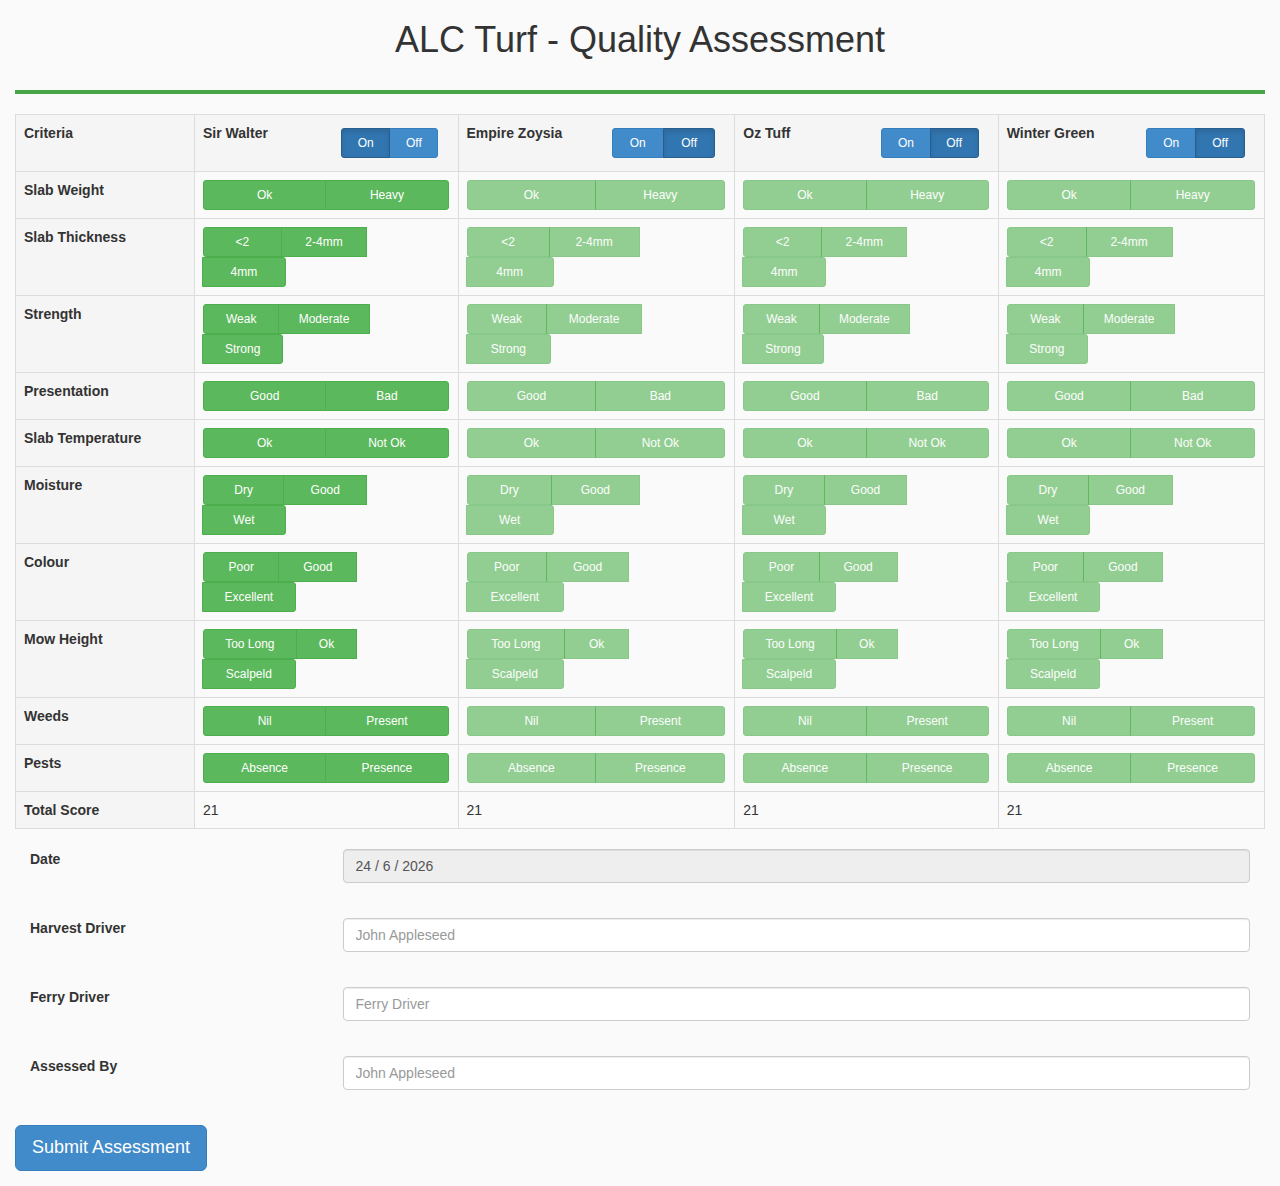
<file: www/index.html>
<!DOCTYPE html>
<html lang="en">
<head>
<meta charset="utf-8">
<title>ALC Turf - Quality Assessment</title>
<meta name="description" content="ALC Turf - Quality Assessment" />
<meta name="author" content="Jayden Major" />
<meta name="viewport" content="width=device-width, initial-scale=1.0">
<link rel="Shortcut icon" href="favicon.ico" />
<link rel="apple-touch-icon" href="apple-touch-icon.png" />
<script type="text/javascript" src="js/cordova.js"></script>
<script src="js/jquery.min.js"></script>
<link rel="stylesheet" href="bootstrap/css/bootstrap.min.css" /> 
<script src="bootstrap/js/bootstrap.min.js"></script>
<link rel="stylesheet" href="css/style.css" />
<script src="js/main.js"></script>
<script>
document.addEventListener("deviceready", onDeviceReady, false);
var phonegapActive = false;
var phonegapOnline = true;
var peopleError = false;
function onDeviceReady(){
	navigator.splashscreen.show();
	window.settimeout(function(){navigator.splashscreen.hide();},3500);
	phonegapActive = true;
	document.addEventListener("offline", onOffline, false);
	document.addEventListener("online", onOnline, false);
	window.settimeout(function(){checkConnection();},300);
}
function onOffline(){
	phonegapOnline = false;
}
function onOnline(){
	phonegapOnline = true;
}
function checkConnection(){
	return true;
if(phonegapOnline == false){
	alert('You are offline. You need a 3g or wifi for this app to work');
if(ignoreNetworkCheck){return true;}
    networkState = navigator.connection.type;
	if(networkState == 'none'){
		$('#nonetwork').modal('show');
		return false;
	}
	else if(networkState == 'unkowen'){
		$('#unkowennetwork').modal('show');
		return false;
	}
	return true;
}
</script>
</head><body onload="defultSelected()">
<div class="container">
<h1 class="text-center">ALC Turf -  Quality Assessment</h1>
<div class="col-sm-12 line">&nbsp;</div>
<br/>
<form id="form" action="http://qualityassessment.alcturf.com.au/submit.php" method="post" role="form">
<table class="table table-bordered">
	<tr class="active">
		<th>Criteria</th>
		<th>Sir Walter
		<div class="btn-group btn-sm pull-right" data-toggle="buttons" style="width: 48% !important;">
			<label class="btn btn-primary btn-sm" style="width: 50% !important;">
				<input type="radio" name="sirWalter" id="sirWalter1" value="on" onchange="sirWalterToggle()"> On
			</label>
			<label class="btn btn-primary btn-sm" style="width: 50% !important;">
				<input type="radio" name="sirWalter" id="sirWalter2" value="off" onchange="sirWalterToggle()"> Off
			</label>
		</div>
		</th>
		<th>Empire Zoysia
		<div class="btn-group btn-sm pull-right" data-toggle="buttons" style="width: 48% !important;">
			<label class="btn btn-primary btn-sm" style="width: 50% !important;">
				<input type="radio" name="empireZoysia" id="empireZoysia1" value="on" onchange="empireZoysiaToggle()"> On
			</label>
			<label class="btn btn-primary btn-sm" style="width: 50% !important;">
				<input type="radio" name="empireZoysia" id="empireZoysia2" value="off" onchange="empireZoysiaToggle()"> Off
			</label>
		</div>
		</th>
		<th>Oz Tuff
		<div class="btn-group btn-sm pull-right" data-toggle="buttons" style="width: 48% !important;">
			<label class="btn btn-primary btn-sm" style="width: 50% !important;">
				<input type="radio" name="ozTuff" id="ozTuff1" value="on" onchange="ozTuffToggle()"> On
			</label>
			<label class="btn btn-primary btn-sm" style="width: 50% !important;">
				<input type="radio" name="ozTuff" id="ozTuff2" value="off" onchange="ozTuffToggle()"> Off
			</label>
		</div>
		</th>
		<th>Winter Green
		<div class="btn-group btn-sm pull-right" data-toggle="buttons" style="width: 48% !important;">
			<label class="btn btn-primary btn-sm" style="width: 50% !important;">
				<input type="radio" name="winterGreen" id="winterGreen1" value="on" onchange="winterGreenToggle()"> On
			</label>
			<label class="btn btn-primary btn-sm" style="width: 50% !important;">
				<input type="radio" name="winterGreen" id="winterGreen2" value="off" onchange="winterGreenToggle()"> Off
			</label>
		</div>
		</th>
	</tr>
	<tr>
		<th class="active">Slab Weight</th>
		<td>
			 <div id="slabWeightV1" class="btn-group" data-toggle="buttons">
				<label class="btn btn-success btn-sm custom-btn 2buttonoption" style="width:50%" id="slabWeightV1-1Label" for="slabWeightV1-1"><input onchange="generateScore()" type="radio" id="slabWeightV1-1" name="slabWeightV1" value="1"> Ok</label>
				<label class="btn btn-success btn-sm custom-btn 2buttonoption" style="width:50%" id="slabWeightV1-2Label" for="slabWeightV1-2"><input onchange="generateScore()" type="radio" id="slabWeightV1-2" name="slabWeightV1" value="2" checked="checked"> Heavy</label>
			</div>
		</td>
		<td>
			<div id="slabWeightV2" class="btn-group" data-toggle="buttons">
				<label class="btn btn-success btn-sm custom-btn 2buttonoption" style="width:50%" id="slabWeightV2-1Label" for="slabWeightV2-1"><input onchange="generateScore()" type="radio" id="slabWeightV2-1" name="slabWeightV2" value="1"> Ok</label>
				<label class="btn btn-success btn-sm custom-btn 2buttonoption" style="width:50%" id="slabWeightV2-2Label" for="slabWeightV2-2"><input onchange="generateScore()" type="radio" id="slabWeightV2-2" name="slabWeightV2" value="2" checked="checked"> Heavy</label>
			</div>
		</td>
		<td>
			<div id="slabWeightV3" class="btn-group" data-toggle="buttons">
				<label class="btn btn-success btn-sm custom-btn 2buttonoption" style="width:50%" id="slabWeightV3-1Label" for="slabWeightV3-1"><input onchange="generateScore()" type="radio" id="slabWeightV3-1" name="slabWeightV3" value="1"> Ok</label>
				<label class="btn btn-success btn-sm custom-btn 2buttonoption" style="width:50%" id="slabWeightV3-2Label" for="slabWeightV3-2"><input onchange="generateScore()" type="radio" id="slabWeightV3-2" name="slabWeightV3" value="2" checked="checked"> Heavy</label>
			</div>
		</td>
		<td>
			<div id="slabWeightV4" class="btn-group" data-toggle="buttons">
				<label class="btn btn-success btn-sm custom-btn 2buttonoption" style="width:50%" id="slabWeightV4-1Label" for="slabWeightV4-1"><input onchange="generateScore()" type="radio" id="slabWeightV4-1" name="slabWeightV4" value="1"> Ok</label>
				<label class="btn btn-success btn-sm custom-btn 2buttonoption" style="width:50%" id="slabWeightV4-2Label" for="slabWeightV4-2"><input onchange="generateScore()" type="radio" id="slabWeightV4-2" name="slabWeightV4" value="2" checked="checked"> Heavy</label>
			</div>
		</td>
	</tr>
	<tr>
		<th class="active">Slab Thickness</th>
		<td>
			<div id="slabThicknessV1" class="btn-group" data-toggle="buttons">
				<label class="btn btn-success btn-sm custom-btn 3buttonoption" style="width:32%" id="slabThicknessV1-1Label" for="slabThicknessV1-1"><input onchange="generateScore()" type="radio" id="slabThicknessV1-1" name="slabThicknessV1" value="1" checked="checked"> &lt;2</label>
				<label class="btn btn-success btn-sm custom-btn 3buttonoption" style="width:35%" id="slabThicknessV1-2Label" for="slabThicknessV1-2"><input onchange="generateScore()" type="radio" id="slabThicknessV1-2" name="slabThicknessV1" value="2"> 2-4mm</label>
				<label class="btn btn-success btn-sm custom-btn 3buttonoption" style="width:34%" id="slabThicknessV1-3Label" for="slabThicknessV1-3"><input onchange="generateScore()" type="radio" id="slabThicknessV1-3" name="slabThicknessV1" value="3"> 4mm</label>
			</div>
		</td>
		<td>
			<div id="slabThicknessV2" class="btn-group" data-toggle="buttons">
				<label class="btn btn-success btn-sm custom-btn 3buttonoption" style="width:32%" id="slabThicknessV2-1Label" for="slabThicknessV2-1"><input onchange="generateScore()" type="radio" id="slabThicknessV2-1" name="slabThicknessV2" value="1" checked="checked"> &lt;2</label>
				<label class="btn btn-success btn-sm custom-btn 3buttonoption" style="width:35%" id="slabThicknessV2-2Label" for="slabThicknessV2-2"><input onchange="generateScore()" type="radio" id="slabThicknessV2-2" name="slabThicknessV2" value="2"> 2-4mm</label>
				<label class="btn btn-success btn-sm custom-btn 3buttonoption" style="width:34%" id="slabThicknessV2-3Label" for="slabThicknessV2-3"><input onchange="generateScore()" type="radio" id="slabThicknessV2-3" name="slabThicknessV2" value="3"> 4mm</label>
			</div>
		</td>
		<td>
			<div id="slabThicknessV3" class="btn-group" data-toggle="buttons">
				<label class="btn btn-success btn-sm custom-btn 3buttonoption" style="width:32%" id="slabThicknessV3-1Label" for="slabThicknessV3-1"><input onchange="generateScore()" type="radio" id="slabThicknessV3-1" name="slabThicknessV3" value="1" checked="checked"> &lt;2</label>
				<label class="btn btn-success btn-sm custom-btn 3buttonoption" style="width:35%" id="slabThicknessV3-2Label" for="slabThicknessV3-2"><input onchange="generateScore()" type="radio" id="slabThicknessV3-2" name="slabThicknessV3" value="2"> 2-4mm</label>
				<label class="btn btn-success btn-sm custom-btn 3buttonoption" style="width:34%" id="slabThicknessV3-3Label" for="slabThicknessV3-3"><input onchange="generateScore()" type="radio" id="slabThicknessV3-3" name="slabThicknessV3" value="3"> 4mm</label>
			</div>
		</td>
		<td>
			<div id="slabThicknessV4" class="btn-group" data-toggle="buttons">
				<label class="btn btn-success btn-sm custom-btn 3buttonoption" style="width:32%" id="slabThicknessV4-1Label" for="slabThicknessV4-1"><input onchange="generateScore()" type="radio" id="slabThicknessV4-1" name="slabThicknessV4" value="1" checked="checked"> &lt;2</label>
				<label class="btn btn-success btn-sm custom-btn 3buttonoption" style="width:35%" id="slabThicknessV4-2Label" for="slabThicknessV4-2"><input onchange="generateScore()" type="radio" id="slabThicknessV4-2" name="slabThicknessV4" value="2"> 2-4mm</label>
				<label class="btn btn-success btn-sm custom-btn 3buttonoption" style="width:34%" id="slabThicknessV4-3Label" for="slabThicknessV4-3"><input onchange="generateScore()" type="radio" id="slabThicknessV4-3" name="slabThicknessV4" value="3"> 4mm</label>
			</div>
		</td>
	</tr>
	<tr>
		<th class="active">Strength</th>
		<td>
			<div id="strengthV1" class="btn-group" data-toggle="buttons">
				<label class="btn btn-success btn-sm custom-btn 3buttonoption" style="width:31%" id="strengthV1-1Label" for="strengthV1-1"><input onchange="generateScore()" type="radio" id="strengthV1-1" name="strengthV1" checked="checked" value="1"> Weak</label>
				<label class="btn btn-success btn-sm custom-btn 3buttonoption" style="width:37%" id="strengthV1-2Label" for="strengthV1-2"><input onchange="generateScore()" type="radio" id="strengthV1-2" name="strengthV1" value="2"> Moderate</label>
				<label class="btn btn-success btn-sm custom-btn 3buttonoption" style="width:33%" id="strengthV1-3Label" for="strengthV1-3"><input onchange="generateScore()" type="radio" id="strengthV1-3" name="strengthV1" value="3"> Strong</label>
			</div>
		</td>
		<td>
			<div id="strengthV2" class="btn-group" data-toggle="buttons">
				<label class="btn btn-success btn-sm custom-btn 3buttonoption" style="width:31%" id="strengthV2-1Label" for="strengthV2-1"><input onchange="generateScore()" type="radio" id="strengthV2-1" name="strengthV2" checked="checked" value="1"> Weak</label>
				<label class="btn btn-success btn-sm custom-btn 3buttonoption" style="width:37%" id="strengthV2-2Label" for="strengthV2-2"><input onchange="generateScore()" type="radio" id="strengthV2-2" name="strengthV2" value="2"> Moderate</label>
				<label class="btn btn-success btn-sm custom-btn 3buttonoption" style="width:33%" id="strengthV2-3Label" for="strengthV2-3"><input onchange="generateScore()" type="radio" id="strengthV2-3" name="strengthV2" value="3"> Strong</label>
			</div>
		</td>
		<td>
			<div id="strengthV3" class="btn-group" data-toggle="buttons">
				<label class="btn btn-success btn-sm custom-btn 3buttonoption" style="width:31%" id="strengthV3-1Label" for="strengthV3-1"><input onchange="generateScore()" type="radio" id="strengthV3-1" name="strengthV3" checked="checked" value="1"> Weak</label>
				<label class="btn btn-success btn-sm custom-btn 3buttonoption" style="width:37%" id="strengthV3-2Label" for="strengthV3-2"><input onchange="generateScore()" type="radio" id="strengthV3-2" name="strengthV3" value="2"> Moderate</label>
				<label class="btn btn-success btn-sm custom-btn 3buttonoption" style="width:33%" id="strengthV3-3Label" for="strengthV3-3"><input onchange="generateScore()" type="radio" id="strengthV3-3" name="strengthV3" value="3"> Strong</label>
			</div>
		</td>
		<td>
			<div id="strengthV4" class="btn-group" data-toggle="buttons">
				<label class="btn btn-success btn-sm custom-btn 3buttonoption" style="width:31%" id="strengthV4-1Label" for="strengthV4-1"><input onchange="generateScore()" type="radio" id="strengthV4-1" name="strengthV4" checked="checked" value="1"> Weak</label>
				<label class="btn btn-success btn-sm custom-btn 3buttonoption" style="width:37%" id="strengthV4-2Label" for="strengthV4-2"><input onchange="generateScore()" type="radio" id="strengthV4-2" name="strengthV4" value="2"> Moderate</label>
				<label class="btn btn-success btn-sm custom-btn 3buttonoption" style="width:33%" id="strengthV4-3Label" for="strengthV4-3"><input onchange="generateScore()" type="radio" id="strengthV4-3" name="strengthV4" value="3"> Strong</label>
			</div>
		</td>
	</tr>
	<tr>
		<th class="active">Presentation</th>
		<td>
			<div id="presentationV1" class="btn-group" data-toggle="buttons">
				<label class="btn btn-success btn-sm custom-btn 2buttonoption" style="width:50%" id="presentationV1-1Label" for="presentationV1-1"><input onchange="generateScore()" type="radio" id="presentationV1-1" name="presentationV1" value="1"> Good</label>
				<label class="btn btn-success btn-sm custom-btn 2buttonoption" style="width:50%" id="presentationV1-2Label" for="presentationV1-2"><input onchange="generateScore()" type="radio" id="presentationV1-2" name="presentationV1" value="2" checked="checked"> Bad</label>
			</div>
		</td>
		<td>
			<div id="presentationV2" class="btn-group" data-toggle="buttons">
				<label class="btn btn-success btn-sm custom-btn 2buttonoption" style="width:50%" id="presentationV2-1Label" for="presentationV2-1"><input onchange="generateScore()" type="radio" id="presentationV2-1" name="presentationV2" value="1"> Good</label>
				<label class="btn btn-success btn-sm custom-btn 2buttonoption" style="width:50%" id="presentationV2-2Label" for="presentationV2-2"><input onchange="generateScore()" type="radio" id="presentationV2-2" name="presentationV2" value="2" checked="checked"> Bad</label>
			</div>
		</td>
		<td>
			<div id="presentationV3" class="btn-group" data-toggle="buttons">
				<label class="btn btn-success btn-sm custom-btn 2buttonoption" style="width:50%" id="presentationV3-1Label" for="presentationV3-1"><input onchange="generateScore()" type="radio" id="presentationV3-1" name="presentationV3" value="1"> Good</label>
				<label class="btn btn-success btn-sm custom-btn 2buttonoption" style="width:50%" id="presentationV3-2Label" for="presentationV3-2"><input onchange="generateScore()" type="radio" id="presentationV3-2" name="presentationV3" value="2" checked="checked"> Bad</label>
			</div>
		</td>
		<td>
			<div id="presentationV4" class="btn-group" data-toggle="buttons">
				<label class="btn btn-success btn-sm custom-btn 2buttonoption" style="width:50%" id="presentationV4-1Label" for="presentationV4-1"><input onchange="generateScore()" type="radio" id="presentationV4-1" name="presentationV4" value="1"> Good</label>
				<label class="btn btn-success btn-sm custom-btn 2buttonoption" style="width:50%" id="presentationV4-2Label" for="presentationV4-2"><input onchange="generateScore()" type="radio" id="presentationV4-2" name="presentationV4" value="2" checked="checked"> Bad</label>
			</div>
		</td>
	</tr>
	<tr>
		<th class="active">Slab Temperature</th>
		<td>
			<div id="slabTemperatureV1" class="btn-group" data-toggle="buttons">
				<label class="btn btn-success btn-sm custom-btn 2buttonoption" style="width:50%" id="slabTemperatureV1-1Label" for="slabTemperatureV1-1"><input onchange="generateScore()" type="radio" id="slabTemperatureV1-1" name="slabTemperatureV1" value="1"> Ok</label>
				<label class="btn btn-success btn-sm custom-btn 2buttonoption" style="width:50%" id="slabTemperatureV1-2Label" for="slabTemperatureV1-2"><input onchange="generateScore()" type="radio" id="slabTemperatureV1-2" name="slabTemperatureV1" value="2" checked="checked"> Not Ok</label>
			</div>
		</td>
		<td>
			<div id="slabTemperatureV2" class="btn-group" data-toggle="buttons">
				<label class="btn btn-success btn-sm custom-btn 2buttonoption" style="width:50%" id="slabTemperatureV2-1Label" for="slabTemperatureV2-1"><input onchange="generateScore()" type="radio" id="slabTemperatureV2-1" name="slabTemperatureV2" value="1"> Ok</label>
				<label class="btn btn-success btn-sm custom-btn 2buttonoption" style="width:50%" id="slabTemperatureV2-2Label" for="slabTemperatureV2-2"><input onchange="generateScore()" type="radio" id="slabTemperatureV2-2" name="slabTemperatureV2" value="2" checked="checked"> Not Ok</label>
			</div>
		</td>
		<td>
			<div id="slabTemperatureV3" class="btn-group" data-toggle="buttons">
				<label class="btn btn-success btn-sm custom-btn 2buttonoption" style="width:50%" id="slabTemperatureV3-1Label" for="slabTemperatureV3-1"><input onchange="generateScore()" type="radio" id="slabTemperatureV3-1" name="slabTemperatureV3" value="1"> Ok</label>
				<label class="btn btn-success btn-sm custom-btn 2buttonoption" style="width:50%" id="slabTemperatureV3-2Label" for="slabTemperatureV3-2"><input onchange="generateScore()" type="radio" id="slabTemperatureV3-2" name="slabTemperatureV3" value="2" checked="checked"> Not Ok</label>
			</div>
		</td>
		<td>
			<div id="slabTemperatureV4" class="btn-group" data-toggle="buttons">
				<label class="btn btn-success btn-sm custom-btn 2buttonoption" style="width:50%" id="slabTemperatureV4-1Label" for="slabTemperatureV4-1"><input onchange="generateScore()" type="radio" id="slabTemperatureV4-1" name="slabTemperatureV4" value="1"> Ok</label>
				<label class="btn btn-success btn-sm custom-btn 2buttonoption" style="width:50%" id="slabTemperatureV4-2Label" for="slabTemperatureV4-2"><input onchange="generateScore()" type="radio" id="slabTemperatureV4-2" name="slabTemperatureV4" value="2" checked="checked"> Not Ok</label>
			</div>
		</td>
	</tr>
	<tr>
		<th class="active">Moisture</th>
		<td>
			<div id="moistureV1" class="btn-group" data-toggle="buttons">
				<label class="btn btn-success btn-sm custom-btn 3buttonoption" style="width:33%" id="moistureV1-1Label" for="moistureV1-1"><input onchange="generateScore()" type="radio" id="moistureV1-1" name="moistureV1" value="1" checked="checked"> Dry</label>
				<label class="btn btn-success btn-sm custom-btn 3buttonoption" style="width:34%" id="moistureV1-2Label" for="moistureV1-2"><input onchange="generateScore()" type="radio" id="moistureV1-2" name="moistureV1" value="2" > Good</label>
				<label class="btn btn-success btn-sm custom-btn 3buttonoption" style="width:34%" id="moistureV1-3Label" for="moistureV1-3"><input onchange="generateScore()" type="radio" id="moistureV1-3" name="moistureV1" value="3" > Wet</label>
			</div>
		</td>
		<td>
			<div id="moistureV2" class="btn-group" data-toggle="buttons">
				<label class="btn btn-success btn-sm custom-btn 3buttonoption" style="width:33%" id="moistureV2-1Label" for="moistureV2-1"><input onchange="generateScore()" type="radio" id="moistureV2-1" name="moistureV2" value="1" checked="checked"> Dry</label>
				<label class="btn btn-success btn-sm custom-btn 3buttonoption" style="width:34%" id="moistureV2-2Label" for="moistureV2-2"><input onchange="generateScore()" type="radio" id="moistureV2-2" name="moistureV2" value="2" > Good</label>
				<label class="btn btn-success btn-sm custom-btn 3buttonoption" style="width:34%" id="moistureV2-3Label" for="moistureV2-3"><input onchange="generateScore()" type="radio" id="moistureV2-3" name="moistureV2" value="3" > Wet</label>
			</div>
		</td>
		<td>
			<div id="moistureV3" class="btn-group" data-toggle="buttons">
				<label class="btn btn-success btn-sm custom-btn 3buttonoption" style="width:33%" id="moistureV3-1Label" for="moistureV3-1"><input onchange="generateScore()" type="radio" id="moistureV3-1" name="moistureV3" value="1" checked="checked"> Dry</label>
				<label class="btn btn-success btn-sm custom-btn 3buttonoption" style="width:34%" id="moistureV3-2Label" for="moistureV3-2"><input onchange="generateScore()" type="radio" id="moistureV3-2" name="moistureV3" value="2" > Good</label>
				<label class="btn btn-success btn-sm custom-btn 3buttonoption" style="width:34%" id="moistureV3-3Label" ="moistureV3-3"><input onchange="generateScore()" type="radio" id="moistureV3-3" name="moistureV3" value="3" > Wet</label>
			</div>
		</td>
		<td>
			<div id="moistureV4" class="btn-group" data-toggle="buttons">
				<label class="btn btn-success btn-sm custom-btn 3buttonoption" style="width:33%" id="moistureV4-1Label" for="moistureV4-1"><input onchange="generateScore()" type="radio" id="moistureV4-1" name="moistureV4" value="1" checked="checked"> Dry</label>
				<label class="btn btn-success btn-sm custom-btn 3buttonoption" style="width:34%" id="moistureV4-2Label" for="moistureV4-2"><input onchange="generateScore()" type="radio" id="moistureV4-2" name="moistureV4" value="2" > Good</label>
				<label class="btn btn-success btn-sm custom-btn 3buttonoption" style="width:34%" id="moistureV4-3Label" for="moistureV4-3"><input onchange="generateScore()" type="radio" id="moistureV4-3" name="moistureV4" value="3" > Wet</label>
			</div>
		</td>
	</tr>
	<tr>
		<th class="active">Colour</th>
		<td>
			<div id="colourV1" class="btn-group" data-toggle="buttons">
				<label class="btn btn-success btn-sm custom-btn 3buttonoption" style="width:31%" id="colourV1-1Label" for="colourV1-1"><input onchange="generateScore()" type="radio" id="colourV1-1" name="colourV1" value="1" checked="checked"> Poor</label>
				<label class="btn btn-success btn-sm custom-btn 3buttonoption" style="width:32%" id="colourV1-2Label" for="colourV1-2"><input onchange="generateScore()" type="radio" id="colourV1-2" name="colourV1" value="2" > Good</label>
				<label class="btn btn-success btn-sm custom-btn 3buttonoption" style="width:38%" id="colourV1-3Label" for="colourV1-3"><input onchange="generateScore()" type="radio" id="colourV1-3" name="colourV1" value="3" > Excellent</label>
			</div>
		</td>
		<td>
			<div id="colourV2" class="btn-group" data-toggle="buttons">
				<label class="btn btn-success btn-sm custom-btn 3buttonoption" style="width:31%" id="colourV2-1Label" for="colourV2-1"><input onchange="generateScore()" type="radio" id="colourV2-1" name="colourV2" value="1" checked="checked"> Poor</label>
				<label class="btn btn-success btn-sm custom-btn 3buttonoption" style="width:32%" id="colourV2-2Label" for="colourV2-2"><input onchange="generateScore()" type="radio" id="colourV2-2" name="colourV2" value="2" > Good</label>
				<label class="btn btn-success btn-sm custom-btn 3buttonoption" style="width:38%" id="colourV2-3Label" for="colourV2-3"><input onchange="generateScore()" type="radio" id="colourV2-3" name="colourV2" value="3" > Excellent</label>
			</div>
		</td>
		<td>
			<div id="colourV3" class="btn-group" data-toggle="buttons">
				<label class="btn btn-success btn-sm custom-btn 3buttonoption" style="width:31%" id="colourV3-1Label" for="colourV3-1"><input onchange="generateScore()" type="radio" id="colourV3-1" name="colourV3" value="1" checked="checked"> Poor</label>
				<label class="btn btn-success btn-sm custom-btn 3buttonoption" style="width:32%" id="colourV3-2Label" for="colourV3-2"><input onchange="generateScore()" type="radio" id="colourV3-2" name="colourV3" value="2" > Good</label>
				<label class="btn btn-success btn-sm custom-btn 3buttonoption" style="width:38%" id="colourV3-3Label" for="colourV3-3"><input onchange="generateScore()" type="radio" id="colourV3-3" name="colourV3" value="3" > Excellent</label>
			</div>
		</td>
		<td>
			<div id="colourV4" class="btn-group" data-toggle="buttons">
				<label class="btn btn-success btn-sm custom-btn 3buttonoption" style="width:31%" id="colourV4-1Label" for="colourV4-1"><input onchange="generateScore()" type="radio" id="colourV4-1" name="colourV4" value="1" checked="checked"> Poor</label>
				<label class="btn btn-success btn-sm custom-btn 3buttonoption" style="width:32%" id="colourV4-2Label" for="colourV4-2"><input onchange="generateScore()" type="radio" id="colourV4-2" name="colourV4" value="2" > Good</label>
				<label class="btn btn-success btn-sm custom-btn 3buttonoption" style="width:38%" id="colourV4-3Label" for="colourV4-3"><input onchange="generateScore()" type="radio" id="colourV4-3" name="colourV4" value="3" > Excellent</label>
			</div>
		</td>
	</tr>
	<tr>
		<th class="active">Mow Height</th>
		<td>
			<div id="mowHeightV1" class="btn-group" data-toggle="buttons">
				<label class="btn btn-success btn-sm custom-btn 3buttonoption" style="width:38%" id="mowHeightV1-1Label" for="mowHeightV1-1"><input onchange="generateScore()" type="radio" id="mowHeightV1-1" name="mowHeightV1" value="1" checked="checked"> Too Long</label>
				<label class="btn btn-success btn-sm custom-btn 3buttonoption" style="width:25%" id="mowHeightV1-2Label" for="mowHeightV1-2"><input onchange="generateScore()" type="radio" id="mowHeightV1-2" name="mowHeightV1" value="2" > Ok</label>
				<label class="btn btn-success btn-sm custom-btn 3buttonoption" style="width:38%" id="mowHeightV1-3Label" for="mowHeightV1-3"><input onchange="generateScore()" type="radio" id="mowHeightV1-3" name="mowHeightV1" value="3"> Scalpeld</label>
			</div>
		</td>
		<td>
			<div id="mowHeightV2" class="btn-group" data-toggle="buttons">
				<label class="btn btn-success btn-sm custom-btn 3buttonoption" style="width:38%" id="mowHeightV2-1Label" for="mowHeightV2-1"><input onchange="generateScore()" type="radio" id="mowHeightV2-1" name="mowHeightV2" value="1" checked="checked"> Too Long</label>
				<label class="btn btn-success btn-sm custom-btn 3buttonoption" style="width:25%" id="mowHeightV2-2Label" for="mowHeightV2-2"><input onchange="generateScore()" type="radio" id="mowHeightV2-2" name="mowHeightV2" value="2" > Ok</label>
				<label class="btn btn-success btn-sm custom-btn 3buttonoption" style="width:38%" id="mowHeightV2-3Label" for="mowHeightV2-3"><input onchange="generateScore()" type="radio" id="mowHeightV2-3" name="mowHeightV2" value="3" > Scalpeld</label>
			</div>
		</td>
		<td>
			<div id="mowHeightV3" class="btn-group" data-toggle="buttons">
				<label class="btn btn-success btn-sm custom-btn 3buttonoption" style="width:38%" id="mowHeightV3-1Label" for="mowHeightV3-1"><input onchange="generateScore()" type="radio" id="mowHeightV3-1" name="mowHeightV3" value="1" checked="checked"> Too Long</label>
				<label class="btn btn-success btn-sm custom-btn 3buttonoption" style="width:25%" id="mowHeightV3-2Label" for="mowHeightV3-2"><input onchange="generateScore()" type="radio" id="mowHeightV3-2" name="mowHeightV3" value="2" > Ok</label>
				<label class="btn btn-success btn-sm custom-btn 3buttonoption" style="width:38%" id="mowHeightV3-3Label" for="mowHeightV3-3"><input onchange="generateScore()" type="radio" id="mowHeightV3-3" name="mowHeightV3" value="3" > Scalpeld</label>
			</div>
		</td>
		<td>
			<div id="mowHeightV4" class="btn-group" data-toggle="buttons">
				<label class="btn btn-success btn-sm custom-btn 3buttonoption" style="width:38%" id="mowHeightV4-1Label" for="mowHeightV4-1"><input onchange="generateScore()" type="radio" id="mowHeightV4-1" name="mowHeightV4" value="1" checked="checked"> Too Long</label>
				<label class="btn btn-success btn-sm custom-btn 3buttonoption" style="width:25%" id="mowHeightV4-2Label" for="mowHeightV4-2"><input onchange="generateScore()" type="radio" id="mowHeightV4-2" name="mowHeightV4" value="2" > Ok</label>
				<label class="btn btn-success btn-sm custom-btn 3buttonoption" style="width:38%" id="mowHeightV4-3Label" for="mowHeightV4-3"><input onchange="generateScore()" type="radio" id="mowHeightV4-3" name="mowHeightV4" value="3" > Scalpeld</label>
			</div>
		</td>
	</tr>
	<tr>
		<th class="active">Weeds</th>
		<td>
			<div id="weedsV1" class="btn-group" data-toggle="buttons">
				<label class="btn btn-success btn-sm custom-btn 2buttonoption" style="width:50%" id="weedsV1-1Label" for="weedsV1-1"><input onchange="generateScore()" type="radio" id="weedsV1-1" name="weedsV1" value="1"> Nil</label>
				<label class="btn btn-success btn-sm custom-btn 2buttonoption" style="width:50%" id="weedsV1-2Label" for="weedsV1-2"><input onchange="generateScore()" type="radio" id="weedsV1-2" name="weedsV1" value="2" checked="checked"> Present</label>
			</div>
		</td>
		<td>
			<div id="weedsV2" class="btn-group" data-toggle="buttons">
				<label class="btn btn-success btn-sm custom-btn 2buttonoption" style="width:50%" id="weedsV2-1Label" for="weedsV2-1"><input onchange="generateScore()" type="radio" id="weedsV2-1" name="weedsV2" value="1"> Nil</label>
				<label class="btn btn-success btn-sm custom-btn 2buttonoption" style="width:50%" id="weedsV2-2Label" for="weedsV2-2"><input onchange="generateScore()" type="radio" id="weedsV2-2" name="weedsV2" value="2" checked="checked"> Present</label>
			</div>
		</td>
		<td>
			<div id="weedsV3" class="btn-group" data-toggle="buttons">
				<label class="btn btn-success btn-sm custom-btn 2buttonoption" style="width:50%" id="weedsV3-1Label" for="weedsV3-1"><input onchange="generateScore()" type="radio" id="weedsV3-1" name="weedsV3" value="1"> Nil</label>
				<label class="btn btn-success btn-sm custom-btn 2buttonoption" style="width:50%" id="weedsV3-2Label" for="weedsV3-2"><input onchange="generateScore()" type="radio" id="weedsV3-2" name="weedsV3" value="2" checked="checked"> Present</label>
			</div>
		</td>
		<td>
			<div id="weedsV4" class="btn-group" data-toggle="buttons">
				<label class="btn btn-success btn-sm custom-btn 2buttonoption" style="width:50%" id="weedsV4-1Label" for="weedsV4-1"><input onchange="generateScore()" type="radio" id="weedsV4-1" name="weedsV4" value="1" > Nil</label>
				<label class="btn btn-success btn-sm custom-btn 2buttonoption" style="width:50%" id="weedsV4-2Label" for="weedsV4-2"><input onchange="generateScore()" type="radio" id="weedsV4-2" name="weedsV4" value="2" checked="checked"> Present</label>
			</div>
		</td>
	</tr>
	<tr>
		<th class="active">Pests</th>
		<td>
			<div id="pestsV1" class="btn-group" data-toggle="buttons">
				<label class="btn btn-success btn-sm custom-btn 2buttonoption" style="width:50%" id="pestsV1-1Label" for="pestsV1-1"><input onchange="generateScore()" type="radio" id="pestsV1-1" name="pestsV1" value="1"> Absence</label>
				<label class="btn btn-success btn-sm custom-btn 2buttonoption" style="width:50%" id="pestsV1-2Label" for="pestsV1-2"><input onchange="generateScore()" type="radio" id="pestsV1-2" name="pestsV1" value="2" checked="checked"> Presence</label>
			</div>
		</td>
		<td>
			<div id="pestsV2" class="btn-group" data-toggle="buttons">
				<label class="btn btn-success btn-sm custom-btn 2buttonoption" style="width:50%" id="pestsV2-1Label" for="pestsV2-1"><input onchange="generateScore()" type="radio" id="pestsV2-1" name="pestsV2" value="1" > Absence</label>
				<label class="btn btn-success btn-sm custom-btn 2buttonoption" style="width:50%" id="pestsV2-2Label" for="pestsV2-2"><input onchange="generateScore()" type="radio" id="pestsV2-2" name="pestsV2" value="2" checked="checked"> Presence</label>
			</div>
		</td>
		<td>
			<div id="pestsV3" class="btn-group" data-toggle="buttons">
				<label class="btn btn-success btn-sm custom-btn 2buttonoption" style="width:50%" id="pestsV3-1Label" for="pestsV3-1"><input onchange="generateScore()" type="radio" id="pestsV3-1" name="pestsV3" value="1" > Absence</label>
				<label class="btn btn-success btn-sm custom-btn 2buttonoption" style="width:50%" id="pestsV3-2Label" for="pestsV3-2"><input onchange="generateScore()" type="radio" id="pestsV3-2" name="pestsV3" value="2" checked="checked"> Presence</label>
			</div>
		</td>
		<td>
			<div id="pestsV4" class="btn-group" data-toggle="buttons">
				<label class="btn btn-success btn-sm custom-btn 2buttonoption" style="width:50%" id="pestsV4-1Label" for="pestsV4-1"><input onchange="generateScore()" type="radio" id="pestsV4-1" name="pestsV4" value="1" > Absence</label>
				<label class="btn btn-success btn-sm custom-btn 2buttonoption" style="width:50%" id="pestsV4-2Label" for="pestsV4-2"><input onchange="generateScore()" type="radio" id="pestsV4-2" name="pestsV4" value="2" checked="checked"> Presence</label>
			</div>
		</td>
	</tr>
	<tr>
		<th class="active">Total Score <!-- <span class="badge pull-right" href="table.html" data-toggle="modal" data-target="#scoreingSystem">?</span> --></th>
		<td id="v1Score">0</td>
		<td id="v2Score">0</td>
		<td id="v3Score">0</td>
		<td id="v4Score">0</td>
	</tr>
</table>
	<div class="form-group">
		<label for="date" class="col-sm-3 control-label">Date</label>
		<div class="col-sm-9">
			<input type="text" disabled class="form-control" id="date" placeholder="Date">
		</div>
	</div>
	<div class="form-group">&nbsp;</div>
	<div class="form-group">
		<label for="harvestDriver" class="col-sm-3 control-label">Harvest Driver</label>
		<div class="col-sm-9">
			<input type="text" class="form-control" id="harvestDriver" name="harvestDriver" placeholder="John Appleseed" pattern="([a-zA-Z]{1,20}[ ]{1}[a-zA-Z]{1,20})">
		</div>
	</div>
	<div class="form-group">&nbsp;</div>
	<div class="form-group">
		<label for="ferryDriver" class="col-sm-3 control-label">Ferry Driver</label>
		<div class="col-sm-9">
			<input type="text" class="form-control" id="ferryDriver" name="ferryDriver" placeholder="Ferry Driver" pattern="([a-zA-Z]{1,20}[ ]{1}[a-zA-Z]{1,20})">
		</div>
	</div>
	<div class="form-group">&nbsp;</div>
	<div class="form-group">
		<label for="assessedBy" class="col-sm-3 control-label">Assessed By</label>
		<div class="col-sm-9">
			<input type="text" class="form-control" id="assessedBy" name="assessedBy" placeholder="John Appleseed" pattern="([a-zA-Z]{1,20}[ ]{1}[a-zA-Z]{1,20})">
		</div>
	</div>
	<div class="form-group">&nbsp;</div>
	<div class="form-group">
		<button class="btn btn-lg btn-primary" type="button" onclick="submitForm()">Submit Assessment</button>
	</div>
</form>
<div id="modalResponce" class="modal fade">
  <div class="modal-dialog">
    <div class="modal-content">
      <div class="modal-header">
        <button type="button" class="close" data-dismiss="modal" aria-hidden="true">&times;</button>
        <h4 class="modal-title" id="modalResponceTitle">Loading</h4>
      </div>
      <div class="modal-body" id="modalResponceBody">
        <p>Sending your report to the server...<br/>Please Wait while this takes place.</p>
      </div>
      <div class="modal-footer" id="modalResponceFooter">
        
      </div>
    </div>
  </div>
</div>

<div id="modalPeopleErrpr" class="modal fade">
  <div class="modal-dialog">
    <div class="modal-content">
      <div class="modal-header">
        <button type="button" class="close" data-dismiss="modal" aria-hidden="true">&times;</button>
        <h4 class="modal-title">Error</h4>
      </div>
      <div class="modal-body">
        <p><b>Some fields are blank...</b></p>
		<p>This is fine. Just checking if this was your intention?</p>
      </div>
      <div class="modal-footer">
        <button type="button" class="btn btn-danger" data-dismiss="modal">No Close</button>
        <button type="button" class="btn btn-success" data-dismiss="modal" onclick="submitForm()">Yes this is fine</button>
      </div>
    </div>
  </div>
</div>
<script>
function peopleError(){
	peopleError = true;
	submitForm();
}
function submitForm(){
	var urlPrams = ''; 
	if(getById('sirWalter2').checked){urlPrams = urlPrams + 'sirWalter=off&';}else{urlPrams = urlPrams + 'sirWalter=on&';}
	if(getById('empireZoysia2').checked){urlPrams = urlPrams + 'empireZoysia=off&';}else{urlPrams = urlPrams + 'empireZoysia=on&';}
	if(getById('ozTuff2').checked){urlPrams = urlPrams + 'ozTuff=off&';}else{urlPrams = urlPrams + 'ozTuff=on&';}
	if(getById('winterGreen2').checked){urlPrams = urlPrams + 'winterGreen=off&';}else{urlPrams = urlPrams + 'winterGreen=on&';}
	
		if(getById('slabWeightV1-1').checked){urlPrams = urlPrams + '&slabWeightV1=1';}else{urlPrams = urlPrams + '&slabWeightV1=2';}
		if(getById('slabThicknessV1-1').checked){urlPrams = urlPrams + '&slabThicknessV1=1';}else if(getById('slabThicknessV1-2').checked){urlPrams = urlPrams + '&slabThicknessV1=2';}else{urlPrams = urlPrams + '&slabThicknessV1=3';}
		if(getById('strengthV1-1').checked){urlPrams = urlPrams + '&strengthV1=1';}else if(getById('strengthV1-2').checked){urlPrams = urlPrams + '&strengthV1=2';}else{urlPrams = urlPrams + '&strengthV1=3';}
		if(getById('presentationV1-1').checked){urlPrams = urlPrams + '&presentationV1=1';}else{urlPrams = urlPrams + '&presentationV1=2';}
		if(getById('slabTemperatureV1-1').checked){urlPrams = urlPrams + '&slabTemperatureV1=1';}else{urlPrams = urlPrams + '&slabTemperatureV1=2';}
		if(getById('moistureV1-1').checked){urlPrams = urlPrams + '&moistureV1=1';}else if(getById('moistureV1-2').checked){urlPrams = urlPrams + '&moistureV1=2';}else{urlPrams = urlPrams + '&moistureV1=3';}
		if(getById('colourV1-1').checked){urlPrams = urlPrams + '&colourV1=1';}else if(getById('colourV1-2').checked){urlPrams = urlPrams + '&colourV1=2';}else{urlPrams = urlPrams + '&colourV1=3';}
		if(getById('mowHeightV1-1').checked){urlPrams = urlPrams + '&mowHeightV1=1';}else if(getById('mowHeightV1-2').checked){urlPrams = urlPrams + '&mowHeightV1=2';}else{urlPrams = urlPrams + '&mowHeightV1=3';}
		if(getById('weedsV1-1').checked){urlPrams = urlPrams + '&weedsV1=1';}else{urlPrams = urlPrams + '&weedsV1=2';}
		if(getById('pestsV1-1').checked){urlPrams = urlPrams + '&pestsV1=1';}else{urlPrams = urlPrams + '&pestsV1=2';}

		if(getById('slabWeightV2-1').checked){urlPrams = urlPrams + '&slabWeightV2=1';}else{urlPrams = urlPrams + '&slabWeightV2=2';}
		if(getById('slabThicknessV2-1').checked){urlPrams = urlPrams + '&slabThicknessV2=1';}else if(getById('slabThicknessV2-2').checked){urlPrams = urlPrams + '&slabThicknessV2=2';}else{urlPrams = urlPrams + '&slabThicknessV2=3';}
		if(getById('strengthV2-1').checked){urlPrams = urlPrams + '&strengthV2=1';}else if(getById('strengthV2-2').checked){urlPrams = urlPrams + '&strengthV2=2';}else{urlPrams = urlPrams + '&strengthV2=3';}
		if(getById('presentationV2-1').checked){urlPrams = urlPrams + '&presentationV2=1';}else{urlPrams = urlPrams + '&presentationV2=2';}
		if(getById('slabTemperatureV2-1').checked){urlPrams = urlPrams + '&slabTemperatureV2=1';}else{urlPrams = urlPrams + '&slabTemperatureV2=2';}
		if(getById('moistureV2-1').checked){urlPrams = urlPrams + '&moistureV2=1';}else if(getById('moistureV2-2').checked){urlPrams = urlPrams + '&moistureV2=2';}else{urlPrams = urlPrams + '&moistureV2=3';}
		if(getById('colourV2-1').checked){urlPrams = urlPrams + '&colourV2=1';}else if(getById('colourV2-2').checked){urlPrams = urlPrams + '&colourV2=2';}else{urlPrams = urlPrams + '&colourV2=3';}
		if(getById('mowHeightV2-1').checked){urlPrams = urlPrams + '&mowHeightV2=1';}else if(getById('mowHeightV2-2').checked){urlPrams = urlPrams + '&mowHeightV2=2';}else{urlPrams = urlPrams + '&mowHeightV2=3';}
		if(getById('weedsV2-1').checked){urlPrams = urlPrams + '&weedsV2=1';}else{urlPrams = urlPrams + '&weedsV2=2';}
		if(getById('pestsV2-1').checked){urlPrams = urlPrams + '&pestsV2=1';}else{urlPrams = urlPrams + '&pestsV2=2';}

		if(getById('slabWeightV3-1').checked){urlPrams = urlPrams + '&slabWeightV3=1';}else{urlPrams = urlPrams + '&slabWeightV3=2';}
		if(getById('slabThicknessV3-1').checked){urlPrams = urlPrams + '&slabThicknessV3=1';}else if(getById('slabThicknessV3-2').checked){urlPrams = urlPrams + '&slabThicknessV3=2';}else{urlPrams = urlPrams + '&slabThicknessV3=3';}
		if(getById('strengthV3-1').checked){urlPrams = urlPrams + '&strengthV3=1';}else if(getById('strengthV3-2').checked){urlPrams = urlPrams + '&strengthV3=2';}else{urlPrams = urlPrams + '&strengthV3=3';}
		if(getById('presentationV3-1').checked){urlPrams = urlPrams + '&presentationV3=1';}else{urlPrams = urlPrams + '&presentationV3=2';}
		if(getById('slabTemperatureV3-1').checked){urlPrams = urlPrams + '&slabTemperatureV3=1';}else{urlPrams = urlPrams + '&slabTemperatureV3=2';}
		if(getById('moistureV3-1').checked){urlPrams = urlPrams + '&moistureV3=1';}else if(getById('moistureV3-2').checked){urlPrams = urlPrams + '&moistureV3=2';}else{urlPrams = urlPrams + '&moistureV3=3';}
		if(getById('colourV3-1').checked){urlPrams = urlPrams + '&colourV3=1';}else if(getById('colourV3-2').checked){urlPrams = urlPrams + '&colourV3=2';}else{urlPrams = urlPrams + '&colourV3=3';}
		if(getById('mowHeightV3-1').checked){urlPrams = urlPrams + '&mowHeightV3=1';}else if(getById('mowHeightV3-2').checked){urlPrams = urlPrams + '&mowHeightV3=2';}else{urlPrams = urlPrams + '&mowHeightV3=3';}
		if(getById('weedsV3-1').checked){urlPrams = urlPrams + '&weedsV3=1';}else{urlPrams = urlPrams + '&weedsV3=2';}
		if(getById('pestsV3-1').checked){urlPrams = urlPrams + '&pestsV3=1';}else{urlPrams = urlPrams + '&pestsV3=2';}

		if(getById('slabWeightV4-1').checked){urlPrams = urlPrams + '&slabWeightV4=1';}else{urlPrams = urlPrams + '&slabWeightV4=2';}
		if(getById('slabThicknessV4-1').checked){urlPrams = urlPrams + '&slabThicknessV4=1';}else if(getById('slabThicknessV4-2').checked){urlPrams = urlPrams + '&slabThicknessV4=2';}else{urlPrams = urlPrams + '&slabThicknessV4=3';}
		if(getById('strengthV4-1').checked){urlPrams = urlPrams + '&strengthV4=1';}else if(getById('strengthV4-2').checked){urlPrams = urlPrams + '&strengthV4=2';}else{urlPrams = urlPrams + '&strengthV4=3';}
		if(getById('presentationV4-1').checked){urlPrams = urlPrams + '&presentationV4=1';}else{urlPrams = urlPrams + '&presentationV4=2';}
		if(getById('slabTemperatureV4-1').checked){urlPrams = urlPrams + '&slabTemperatureV4=1';}else{urlPrams = urlPrams + '&slabTemperatureV4=2';}
		if(getById('moistureV4-1').checked){urlPrams = urlPrams + '&moistureV4=1';}else if(getById('moistureV4-2').checked){urlPrams = urlPrams + '&moistureV4=2';}else{urlPrams = urlPrams + '&moistureV4=3';}
		if(getById('colourV4-1').checked){urlPrams = urlPrams + '&colourV4=1';}else if(getById('colourV4-2').checked){urlPrams = urlPrams + '&colourV4=2';}else{urlPrams = urlPrams + '&colourV4=3';}
		if(getById('mowHeightV4-1').checked){urlPrams = urlPrams + '&mowHeightV4=1';}else if(getById('mowHeightV4-2').checked){urlPrams = urlPrams + '&mowHeightV4=2';}else{urlPrams = urlPrams + '&mowHeightV4=3';}
		if(getById('weedsV4-1').checked){urlPrams = urlPrams + '&weedsV4=1';}else{urlPrams = urlPrams + '&weedsV4=2';}
		if(getById('pestsV4-1').checked){urlPrams = urlPrams + '&pestsV4=1';}else{urlPrams = urlPrams + '&pestsV4=2';}
		urlPrams = urlPrams + "&harvestDriver=" + getById('harvestDriver').value;
		urlPrams = urlPrams + "&ferryDriver=" + getById('ferryDriver').value;
		urlPrams = urlPrams + "&assessedBy=" + getById('assessedBy').value;
	if(checkConnection()){
		if(peopleError == true){
			var xmlhttp;
			if (window.XMLHttpRequest){xmlhttp=new XMLHttpRequest();}
			else{xmlhttp=new ActiveXObject("Microsoft.XMLHTTP");}
			xmlhttp.onreadystatechange=function(){
				if (xmlhttp.readyState==4 && xmlhttp.status==200){
					var json = xmlhttp.responseText,obj = JSON.parse(json);
					getById('modalResponceTitle').innerHTML = obj.title;
					getById('modalResponceBody').innerHTML = obj.content;
					getById('modalResponceFooter').innerHTML = '<button type="button" class="btn btn-success" data-dismiss="modal">Close</button>';
				}
			}
			$('#modalResponce').modal({backdrop: "static"});
			$('#modalResponce').modal('show');
			xmlhttp.open("GET","http://qualityassessment.alcturf.com.au/submit.php"+'?'+urlPrams,true);
			xmlhttp.send();
		}
		else{
			if(peopleError == false && getById('harvestDriver').value == "" || getById('ferryDriver').value == "" || getById('assessedBy').value == ""){
				$('#modalPeopleErrpr').modal('show');
			}
			return false;
		}
	}
}
/*
{"slabWeight":2,"slabThickness":1,"strength":1,"presentation":2,"slabTemperature":2,"moisture":1,"colour":1,"mowHeight":1,"weeds":2,"pests":2,"score":21}
*/
</script>
</div>
</body>
</html>
</file>
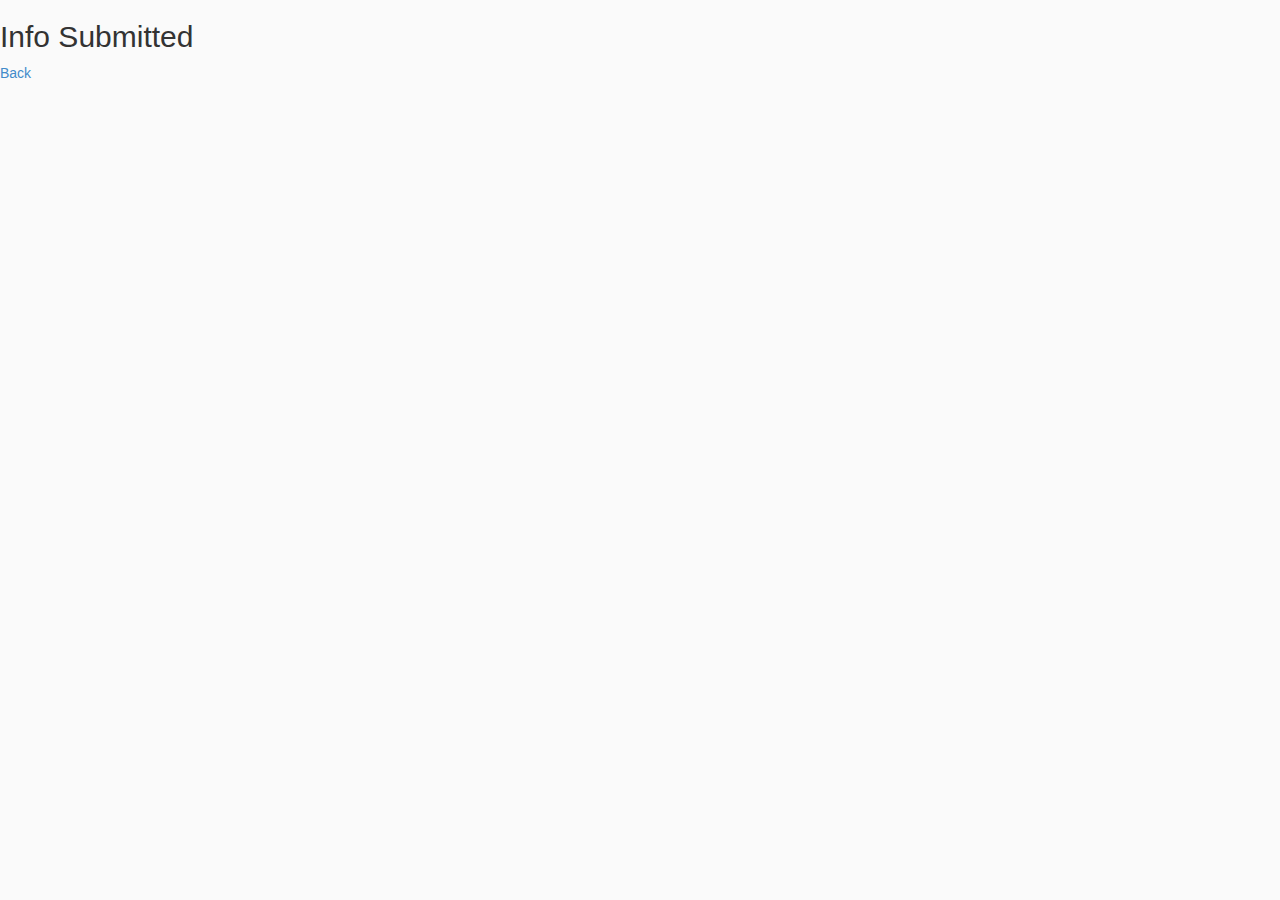
<file: www/submit.html>
<!DOCTYPE html>
<html lang="en">
<head>
<meta charset="utf-8">
<title>ALC Turf - Quality Assessment</title>
<meta name="description" content="ALC Turf - Quality Assessment" />
<meta name="author" content="Jayden Major" />
<meta name="viewport" content="width=device-width, initial-scale=1.0">
<link rel="Shortcut icon" href="favicon.ico" />
<link rel="apple-touch-icon" href="apple-touch-icon.png" />
<script type="text/javascript" src="js/cordova.js"></script>
<script src="js/jquery.min.js"></script>
<link rel="stylesheet" href="bootstrap/css/bootstrap.min.css" /> 
<script src="bootstrap/js/bootstrap.min.js"></script>
<link rel="stylesheet" href="css/style.css" />
<script src="js/main.js"></script>
</head>
<body>
<h2>Info Submitted</h2>
<a href="index.html">Back</a>
</body>
</html>
</file>
<file: www/css/style.css>
/* Style Css */
body{
	background-color:#fafafa;
}
.line{
	border-bottom:4px solid #47a447;
}
.container{
	width:100%;
}
.btn-group{
	width:100% !important;
}
.2buttonoption{
	width:50% !important;
}
.3buttonoption{
	
}
</file>
